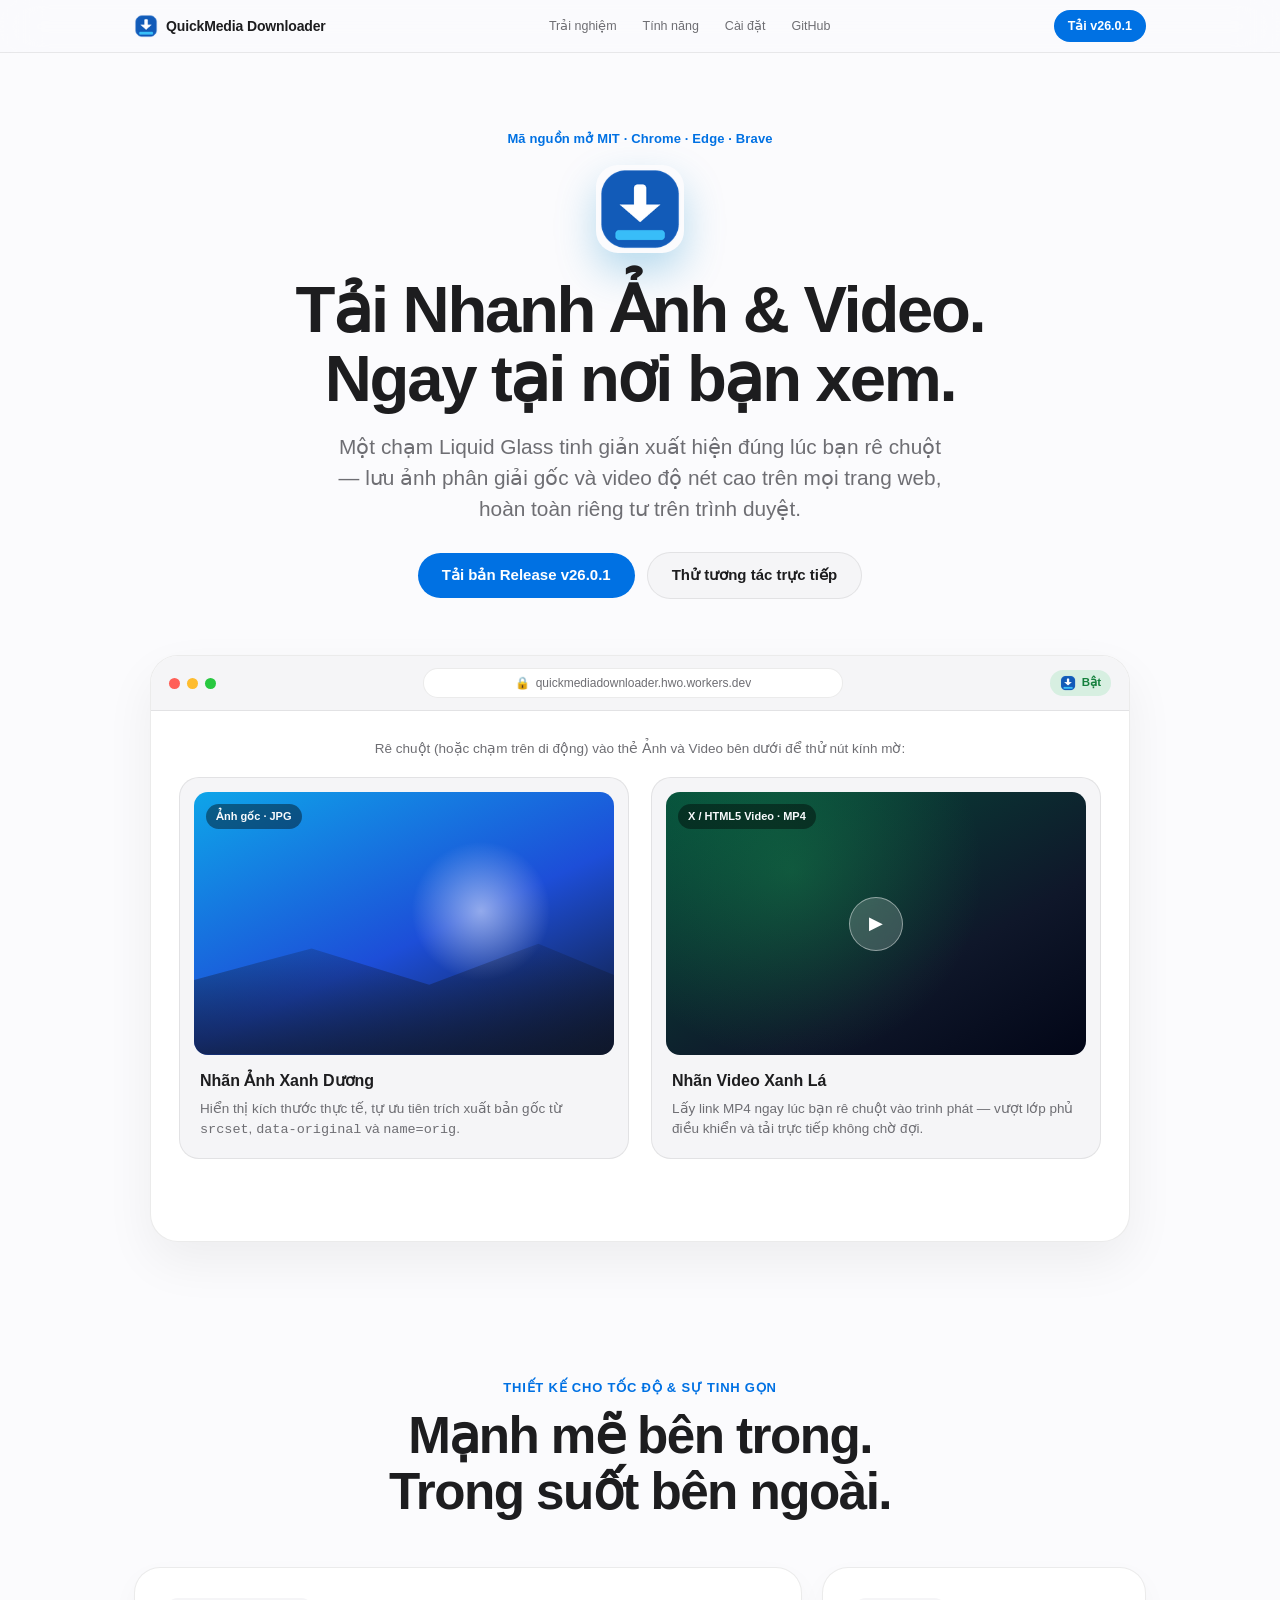
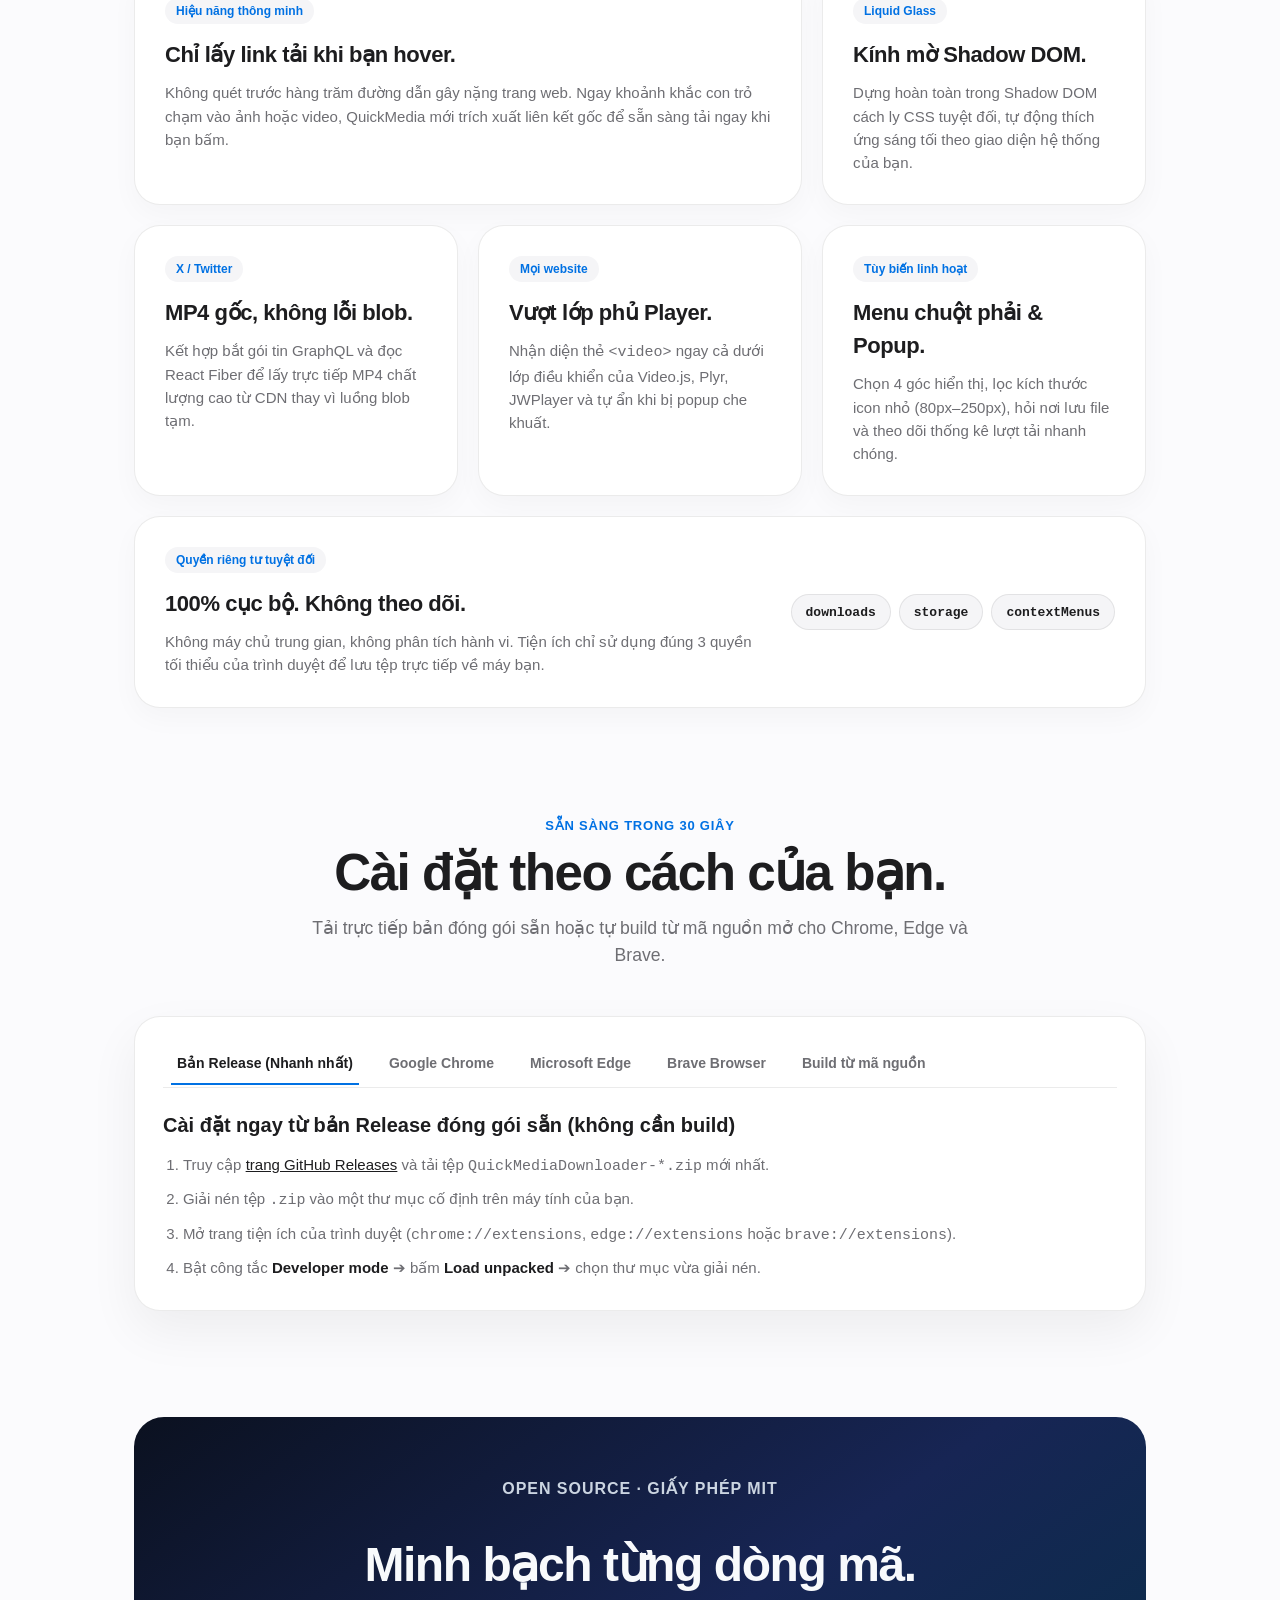
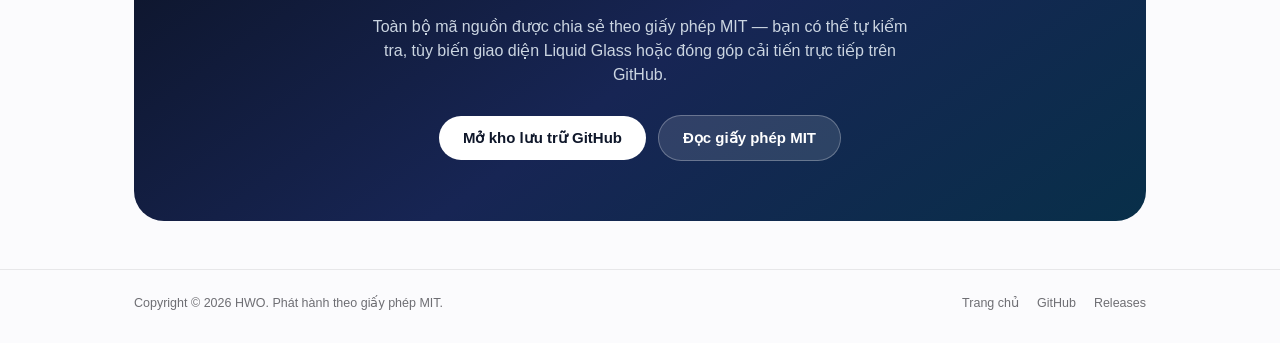
<file: website/index.html>
<!DOCTYPE html>
<html lang="vi">
<head>
  <meta charset="UTF-8">
  <meta name="viewport" content="width=device-width, initial-scale=1.0">
  <meta name="color-scheme" content="light dark">
  <title>QuickMedia Downloader — Tải Nhanh Ảnh &amp; Video trên mọi trang web</title>
  <meta name="description" content="Extension mã nguồn mở cho Chrome, Edge và Brave — tự động gắn nút kính mờ Liquid Glass khi rê chuột để tải ảnh gốc và video độ nét cao chỉ với 1 click.">
  <link rel="canonical" href="https://quickmediadownloader.hwo.workers.dev/">
  <meta property="og:type" content="website">
  <meta property="og:title" content="QuickMedia Downloader — Tải Nhanh Ảnh &amp; Video">
  <meta property="og:description" content="Một chạm Liquid Glass để lưu ảnh gốc và video độ nét cao ngay trên mọi trang web. Nhẹ, riêng tư, mã nguồn mở MIT.">
  <meta property="og:url" content="https://quickmediadownloader.hwo.workers.dev/">
  <meta property="og:image" content="https://quickmediadownloader.hwo.workers.dev/assets/icon-128.png">
  <link rel="icon" type="image/png" sizes="32x32" href="assets/icon-32.png">
  <link rel="icon" type="image/png" sizes="128x128" href="assets/icon-128.png">
  <link rel="apple-touch-icon" href="assets/icon-128.png">
  <link rel="stylesheet" href="styles.css">
</head>
<body>
  <a href="#main-content" class="skip-link visually-hidden">Bỏ qua điều hướng, đến nội dung chính</a>

  <header class="site-header" id="site-header">
    <div class="nav-shell" id="nav-shell">
      <a href="#top" class="brand-link">
        <img src="assets/icon-32.png" alt="" width="24" height="24" class="brand-icon">
        <span class="brand-name">QuickMedia Downloader</span>
      </a>

      <nav aria-label="Điều hướng chính" class="site-nav">
        <button
          class="menu-button"
          id="menu-button"
          type="button"
          popovertarget="site-menu"
          popovertargetaction="toggle"
          aria-controls="site-menu"
        >
          <svg aria-hidden="true" width="16" height="16" viewBox="0 0 16 16" fill="none">
            <path d="M2 4.25h12M2 8h12M2 11.75h12" stroke="currentColor" stroke-width="1.5" stroke-linecap="round" />
          </svg>
          <span>Menu</span>
        </button>

        <ul id="site-menu" class="site-menu" popover="auto">
          <li><a href="#experience">Trải nghiệm</a></li>
          <li><a href="#features">Tính năng</a></li>
          <li><a href="#install">Cài đặt</a></li>
          <li><a href="https://github.com/hwo63/quickmediadownloader" target="_blank" rel="noopener noreferrer">GitHub</a></li>
        </ul>
      </nav>

      <a href="https://github.com/hwo63/quickmediadownloader/releases/latest" target="_blank" rel="noopener noreferrer" class="nav-cta">
        Tải v26.0.1
      </a>
    </div>
  </header>

  <main id="main-content" tabindex="-1">
    <!-- Hero -->
    <section id="top" class="hero-section">
      <div class="hero-inner">
        <p class="hero-eyebrow">Mã nguồn mở MIT · Chrome · Edge · Brave</p>
        <img
          src="assets/icon-128.png"
          alt="Biểu tượng QuickMedia Downloader"
          width="88"
          height="88"
          fetchpriority="high"
          class="hero-app-icon"
        >
        <h1 class="hero-title">Tải Nhanh Ảnh &amp; Video.<br>Ngay tại nơi bạn xem.</h1>
        <p class="hero-subtitle">
          Một chạm Liquid Glass tinh giản xuất hiện đúng lúc bạn rê chuột — lưu ảnh phân giải gốc và video độ nét cao trên mọi trang web, hoàn toàn riêng tư trên trình duyệt.
        </p>
        <div class="hero-actions">
          <a href="https://github.com/hwo63/quickmediadownloader/releases/latest" target="_blank" rel="noopener noreferrer" class="btn-primary">
            Tải bản Release v26.0.1
          </a>
          <a href="#experience" class="btn-secondary">
            Thử tương tác trực tiếp
          </a>
        </div>
      </div>

      <!-- Apple-style Interactive Product Showcase -->
      <div id="experience" class="showcase-shell">
        <div class="browser-window" aria-label="Bản mô phỏng tương tác nút Liquid Glass">
          <div class="browser-chrome">
            <div class="traffic-lights" aria-hidden="true">
              <span class="dot dot-red"></span>
              <span class="dot dot-yellow"></span>
              <span class="dot dot-green"></span>
            </div>
            <div class="address-pill">
              <span aria-hidden="true">🔒</span>
              <span class="address-text">quickmediadownloader.hwo.workers.dev</span>
            </div>
            <div class="toolbar-badge">
              <img src="assets/icon-32.png" alt="" width="16" height="16">
              <span>Bật</span>
            </div>
          </div>

          <div class="showcase-stage">
            <p class="stage-hint">Rê chuột (hoặc chạm trên di động) vào thẻ Ảnh và Video bên dưới để thử nút kính mờ:</p>
            <div class="demo-grid">
              <!-- Image Demo Card -->
              <article class="demo-card demo-image-card" tabindex="0">
                <div class="media-surface media-photo-art" role="img" aria-label="Ảnh phong cảnh độ phân giải 1920 nhân 1080">
                  <div class="photo-glow" aria-hidden="true"></div>
                  <div class="photo-horizon" aria-hidden="true"></div>
                  <span class="media-kind-chip">Ảnh gốc · JPG</span>
                  <button
                    type="button"
                    class="qm-demo-pill qm-demo-blue"
                    data-demo-download="image"
                    aria-label="Mô phỏng tải ảnh 1920 nhân 1080"
                  >
                    1920×1080
                  </button>
                </div>
                <div class="demo-meta">
                  <h3>Nhãn Ảnh Xanh Dương</h3>
                  <p>Hiển thị kích thước thực tế, tự ưu tiên trích xuất bản gốc từ <code>srcset</code>, <code>data-original</code> và <code>name=orig</code>.</p>
                </div>
              </article>

              <!-- Video Demo Card -->
              <article class="demo-card demo-video-card" tabindex="0">
                <div class="media-surface media-video-art" role="img" aria-label="Trình phát video độ nét 1080p">
                  <div class="video-waves" aria-hidden="true"></div>
                  <div class="video-play-ring" aria-hidden="true">▶</div>
                  <span class="media-kind-chip">X / HTML5 Video · MP4</span>
                  <div class="qm-demo-video-group">
                    <button
                      type="button"
                      class="qm-demo-pill qm-demo-green"
                      data-demo-download="video"
                      aria-label="Mô phỏng tải video 1080p MP4"
                    >
                      <span>1080p</span>
                    </button>
                    <button
                      type="button"
                      class="qm-demo-chevron"
                      id="demo-quality-toggle"
                      aria-expanded="false"
                      aria-haspopup="true"
                      aria-label="Chọn chất lượng video mô phỏng"
                    >
                      ▾
                    </button>
                    <div class="qm-demo-menu" id="demo-quality-menu" hidden>
                      <button type="button" class="qm-menu-opt" data-quality="1080p">⚡ 1080p (MP4)</button>
                      <button type="button" class="qm-menu-opt" data-quality="720p">⚡ 720p (MP4)</button>
                      <button type="button" class="qm-menu-opt" data-quality="Poster">🖼️ Tải ảnh bìa (Poster)</button>
                    </div>
                  </div>
                </div>
                <div class="demo-meta">
                  <h3>Nhãn Video Xanh Lá</h3>
                  <p>Lấy link MP4 ngay lúc bạn rê chuột vào trình phát — vượt lớp phủ điều khiển và tải trực tiếp không chờ đợi.</p>
                </div>
              </article>
            </div>

            <div class="demo-toast-area" aria-live="polite" aria-atomic="true">
              <p id="demo-status-toast" class="demo-status-pill" hidden></p>
            </div>
          </div>
        </div>
      </div>
    </section>

    <!-- Bento Grid Features -->
    <section id="features" class="section-block">
      <div class="section-header reveal-item">
        <p class="section-eyebrow">Thiết kế cho tốc độ &amp; sự tinh gọn</p>
        <h2 class="section-title">Mạnh mẽ bên trong.<br>Trong suốt bên ngoài.</h2>
      </div>

      <div class="bento-grid">
        <article class="bento-card bento-span-2 reveal-item">
          <div class="bento-badge">Hiệu năng thông minh</div>
          <h3>Chỉ lấy link tải khi bạn hover.</h3>
          <p>Không quét trước hàng trăm đường dẫn gây nặng trang web. Ngay khoảnh khắc con trỏ chạm vào ảnh hoặc video, QuickMedia mới trích xuất liên kết gốc để sẵn sàng tải ngay khi bạn bấm.</p>
        </article>

        <article class="bento-card reveal-item">
          <div class="bento-badge">Liquid Glass</div>
          <h3>Kính mờ Shadow DOM.</h3>
          <p>Dựng hoàn toàn trong Shadow DOM cách ly CSS tuyệt đối, tự động thích ứng sáng tối theo giao diện hệ thống của bạn.</p>
        </article>

        <article class="bento-card reveal-item">
          <div class="bento-badge">X / Twitter</div>
          <h3>MP4 gốc, không lỗi blob.</h3>
          <p>Kết hợp bắt gói tin GraphQL và đọc React Fiber để lấy trực tiếp MP4 chất lượng cao từ CDN thay vì luồng blob tạm.</p>
        </article>

        <article class="bento-card reveal-item">
          <div class="bento-badge">Mọi website</div>
          <h3>Vượt lớp phủ Player.</h3>
          <p>Nhận diện thẻ <code>&lt;video&gt;</code> ngay cả dưới lớp điều khiển của Video.js, Plyr, JWPlayer và tự ẩn khi bị popup che khuất.</p>
        </article>

        <article class="bento-card reveal-item">
          <div class="bento-badge">Tùy biến linh hoạt</div>
          <h3>Menu chuột phải &amp; Popup.</h3>
          <p>Chọn 4 góc hiển thị, lọc kích thước icon nhỏ (80px–250px), hỏi nơi lưu file và theo dõi thống kê lượt tải nhanh chóng.</p>
        </article>

        <article class="bento-card bento-span-full reveal-item">
          <div class="bento-featured-layout">
            <div>
              <div class="bento-badge">Quyền riêng tư tuyệt đối</div>
              <h3>100% cục bộ. Không theo dõi.</h3>
              <p>Không máy chủ trung gian, không phân tích hành vi. Tiện ích chỉ sử dụng đúng 3 quyền tối thiểu của trình duyệt để lưu tệp trực tiếp về máy bạn.</p>
            </div>
            <ul class="permission-pills" aria-label="Các quyền trình duyệt tối thiểu">
              <li><code>downloads</code></li>
              <li><code>storage</code></li>
              <li><code>contextMenus</code></li>
            </ul>
          </div>
        </article>
      </div>
    </section>

    <!-- Install Tabs Section -->
    <section id="install" class="section-block install-section">
      <div class="section-header reveal-item">
        <p class="section-eyebrow">Sẵn sàng trong 30 giây</p>
        <h2 class="section-title">Cài đặt theo cách của bạn.</h2>
        <p class="section-lead">Tải trực tiếp bản đóng gói sẵn hoặc tự build từ mã nguồn mở cho Chrome, Edge và Brave.</p>
      </div>

      <div class="tabs-card reveal-item">
        <div class="tablist" role="tablist" aria-label="Phương thức cài đặt trình duyệt">
          <button type="button" role="tab" id="tab-release" aria-selected="true" class="tab-btn">Bản Release (Nhanh nhất)</button>
          <button type="button" role="tab" id="tab-chrome" aria-selected="false" tabindex="-1" class="tab-btn">Google Chrome</button>
          <button type="button" role="tab" id="tab-edge" aria-selected="false" tabindex="-1" class="tab-btn">Microsoft Edge</button>
          <button type="button" role="tab" id="tab-brave" aria-selected="false" tabindex="-1" class="tab-btn">Brave Browser</button>
          <button type="button" role="tab" id="tab-build" aria-selected="false" tabindex="-1" class="tab-btn">Build từ mã nguồn</button>
        </div>

        <div class="tab-panels">
          <div role="tabpanel" id="panel-release" aria-labelledby="tab-release" tabindex="0">
            <div class="tab-panel-inner">
              <h3>Cài đặt ngay từ bản Release đóng gói sẵn (không cần build)</h3>
              <ol class="step-list">
                <li>Truy cập <a href="https://github.com/hwo63/quickmediadownloader/releases/latest" target="_blank" rel="noopener noreferrer">trang GitHub Releases</a> và tải tệp <code>QuickMediaDownloader-*.zip</code> mới nhất.</li>
                <li>Giải nén tệp <code>.zip</code> vào một thư mục cố định trên máy tính của bạn.</li>
                <li>Mở trang tiện ích của trình duyệt (<code>chrome://extensions</code>, <code>edge://extensions</code> hoặc <code>brave://extensions</code>).</li>
                <li>Bật công tắc <strong>Developer mode</strong> ➔ bấm <strong>Load unpacked</strong> ➔ chọn thư mục vừa giải nén.</li>
              </ol>
            </div>
          </div>

          <div role="tabpanel" id="panel-chrome" aria-labelledby="tab-chrome" hidden="until-found">
            <div class="tab-panel-inner">
              <h3>Nạp vào Google Chrome</h3>
              <ol class="step-list">
                <li>Mở thanh địa chỉ Chrome và nhập <code>chrome://extensions</code> rồi nhấn Enter.</li>
                <li>Bật <strong>Developer mode</strong> (Chế độ dành cho nhà phát triển) ở góc trên bên phải.</li>
                <li>Bấm <strong>Load unpacked</strong> (Tải tiện ích đã giải nén) và chọn thư mục <code>dist/QuickMediaDownloader</code> (hoặc thư mục giải nén từ bản Release).</li>
                <li>Ghim biểu tượng <strong>QuickMedia Downloader</strong> lên thanh công cụ để bật/tắt nhanh và xem thống kê.</li>
              </ol>
            </div>
          </div>

          <div role="tabpanel" id="panel-edge" aria-labelledby="tab-edge" hidden="until-found">
            <div class="tab-panel-inner">
              <h3>Nạp vào Microsoft Edge</h3>
              <ol class="step-list">
                <li>Mở thanh địa chỉ Edge và nhập <code>edge://extensions</code> rồi nhấn Enter.</li>
                <li>Bật công tắc <strong>Developer mode</strong> ở cột bên trái màn hình.</li>
                <li>Bấm <strong>Load unpacked</strong> và chọn thư mục <code>dist/QuickMediaDownloader</code> (hoặc thư mục giải nén từ bản Release).</li>
              </ol>
            </div>
          </div>

          <div role="tabpanel" id="panel-brave" aria-labelledby="tab-brave" hidden="until-found">
            <div class="tab-panel-inner">
              <h3>Nạp vào Brave Browser</h3>
              <ol class="step-list">
                <li>Mở thanh địa chỉ Brave và nhập <code>brave://extensions</code> rồi nhấn Enter.</li>
                <li>Bật công tắc <strong>Developer mode</strong> ở góc trên bên phải.</li>
                <li>Bấm <strong>Load unpacked</strong> và trỏ vào thư mục <code>dist/QuickMediaDownloader</code> (hoặc thư mục giải nén từ bản Release).</li>
              </ol>
            </div>
          </div>

          <div role="tabpanel" id="panel-build" aria-labelledby="tab-build" hidden="until-found">
            <div class="tab-panel-inner">
              <h3>Build và đóng gói từ mã nguồn mở</h3>
              <p class="panel-desc">Yêu cầu <code>zsh</code>, <code>python3</code> và <code>zip</code> trên macOS hoặc Linux:</p>
              <div class="code-box">
                <div class="code-box-header">
                  <span class="code-lang">zsh</span>
                  <button type="button" id="copy-build-btn" class="copy-btn">Sao chép lệnh</button>
                </div>
                <pre role="region" aria-label="Lệnh clone và build extension" tabindex="0"><code id="build-commands">git clone https://github.com/hwo63/quickmediadownloader.git
cd quickmediadownloader
chmod +x scripts/build-release.sh
./scripts/build-release.sh</code></pre>
              </div>
              <p class="panel-note">Sau khi chạy xong, thư mục nạp trực tiếp nằm tại <code>dist/QuickMediaDownloader/</code> và gói nén sẵn sàng chia sẻ nằm trong <code>releases/</code>.</p>
            </div>
          </div>
        </div>
      </div>
    </section>

    <!-- Open Source Banner -->
    <section class="oss-banner reveal-item">
      <div class="oss-inner">
        <p class="oss-kicker">Open Source · Giấy phép MIT</p>
        <h2>Minh bạch từng dòng mã.</h2>
        <p>
          Toàn bộ mã nguồn được chia sẻ theo giấy phép MIT — bạn có thể tự kiểm tra, tùy biến giao diện Liquid Glass hoặc đóng góp cải tiến trực tiếp trên GitHub.
        </p>
        <div class="hero-actions">
          <a href="https://github.com/hwo63/quickmediadownloader" target="_blank" rel="noopener noreferrer" class="btn-light">
            Mở kho lưu trữ GitHub
          </a>
          <a href="https://github.com/hwo63/quickmediadownloader/blob/main/LICENSE" target="_blank" rel="noopener noreferrer" class="btn-ghost-light">
            Đọc giấy phép MIT
          </a>
        </div>
      </div>
    </section>
  </main>

  <footer class="site-footer">
    <div class="footer-shell">
      <p>Copyright © 2026 HWO. Phát hành theo giấy phép MIT.</p>
      <ul class="footer-links">
        <li><a href="https://quickmediadownloader.hwo.workers.dev/">Trang chủ</a></li>
        <li><a href="https://github.com/hwo63/quickmediadownloader">GitHub</a></li>
        <li><a href="https://github.com/hwo63/quickmediadownloader/releases/latest">Releases</a></li>
      </ul>
    </div>
  </footer>

  <script src="app.js"></script>
</body>
</html>
</file>
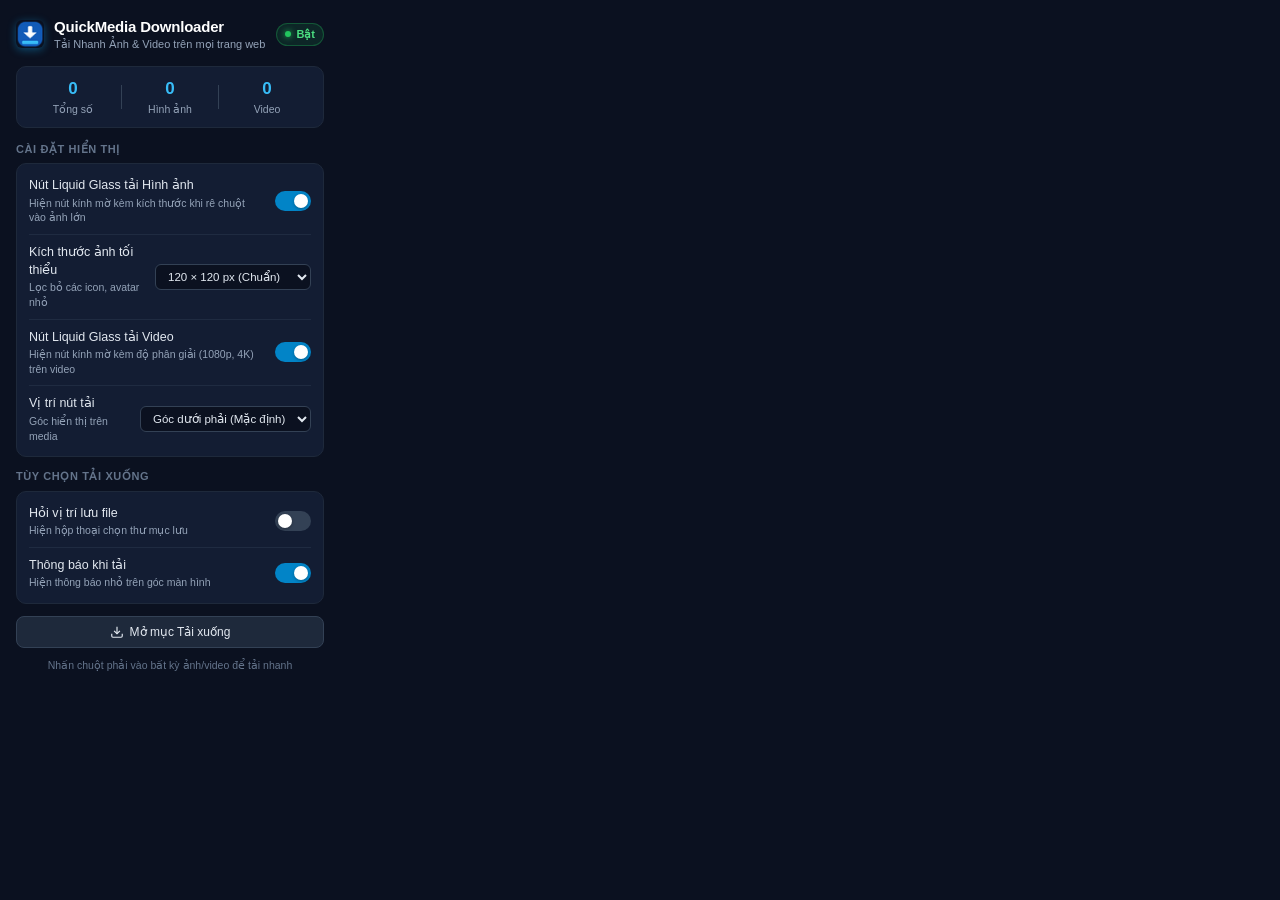
<file: popup/popup.html>
<!DOCTYPE html>
<html lang="vi">
<head>
  <meta charset="UTF-8">
  <meta name="viewport" content="width=device-width, initial-scale=1.0">
  <title>QuickMedia Downloader - Tải Nhanh Ảnh & Video trên mọi hình ảnh/video của trang web</title>
  <link rel="stylesheet" href="popup.css">
</head>
<body>
  <div class="container">
    <!-- Header -->
    <header class="header">
      <div class="logo-group">
        <img src="../icons/icon-32.png" alt="Logo" class="logo-img">
        <div>
          <h1 class="title">QuickMedia Downloader</h1>
          <p class="subtitle">Tải Nhanh Ảnh & Video trên mọi trang web</p>
        </div>
      </div>
      <div class="status-pill">
        <span class="status-dot"></span>
        <span>Bật</span>
      </div>
    </header>

    <!-- Stats summary -->
    <div class="stats-card">
      <div class="stat-item">
        <span class="stat-value" id="stat-total">0</span>
        <span class="stat-label">Tổng số</span>
      </div>
      <div class="stat-divider"></div>
      <div class="stat-item">
        <span class="stat-value" id="stat-images">0</span>
        <span class="stat-label">Hình ảnh</span>
      </div>
      <div class="stat-divider"></div>
      <div class="stat-item">
        <span class="stat-value" id="stat-videos">0</span>
        <span class="stat-label">Video</span>
      </div>
    </div>

    <!-- Settings Controls -->
    <div class="section-title">Cài đặt hiển thị</div>

    <div class="settings-group">
      <!-- Enable Images -->
      <label class="control-row">
        <div class="control-text">
          <span class="label-name">Nút Liquid Glass tải Hình ảnh</span>
          <span class="label-desc">Hiện nút kính mờ kèm kích thước khi rê chuột vào ảnh lớn</span>
        </div>
        <div class="toggle-switch">
          <input type="checkbox" id="enableImages" checked>
          <span class="slider"></span>
        </div>
      </label>

      <!-- Min Image Size -->
      <div class="control-row sub-row" id="min-size-wrapper">
        <div class="control-text">
          <span class="label-name">Kích thước ảnh tối thiểu</span>
          <span class="label-desc">Lọc bỏ các icon, avatar nhỏ</span>
        </div>
        <select id="minImageSize" class="select-box">
          <option value="80">80 × 80 px</option>
          <option value="120" selected>120 × 120 px (Chuẩn)</option>
          <option value="180">180 × 180 px</option>
          <option value="250">250 × 250 px (Ảnh lớn)</option>
        </select>
      </div>

      <!-- Enable Videos -->
      <label class="control-row">
        <div class="control-text">
          <span class="label-name">Nút Liquid Glass tải Video</span>
          <span class="label-desc">Hiện nút kính mờ kèm độ phân giải (1080p, 4K) trên video</span>
        </div>
        <div class="toggle-switch">
          <input type="checkbox" id="enableVideos" checked>
          <span class="slider"></span>
        </div>
      </label>

      <!-- Position -->
      <div class="control-row">
        <div class="control-text">
          <span class="label-name">Vị trí nút tải</span>
          <span class="label-desc">Góc hiển thị trên media</span>
        </div>
        <select id="buttonPosition" class="select-box">
          <option value="bottom-right" selected>Góc dưới phải (Mặc định)</option>
          <option value="top-right">Góc trên phải</option>
          <option value="bottom-left">Góc dưới trái</option>
          <option value="top-left">Góc trên trái</option>
        </select>
      </div>
    </div>

    <div class="section-title">Tùy chọn tải xuống</div>

    <div class="settings-group">
      <!-- Save As -->
      <label class="control-row">
        <div class="control-text">
          <span class="label-name">Hỏi vị trí lưu file</span>
          <span class="label-desc">Hiện hộp thoại chọn thư mục lưu</span>
        </div>
        <div class="toggle-switch">
          <input type="checkbox" id="saveAs">
          <span class="slider"></span>
        </div>
      </label>

      <!-- Show Toast -->
      <label class="control-row">
        <div class="control-text">
          <span class="label-name">Thông báo khi tải</span>
          <span class="label-desc">Hiện thông báo nhỏ trên góc màn hình</span>
        </div>
        <div class="toggle-switch">
          <input type="checkbox" id="showNotification" checked>
          <span class="slider"></span>
        </div>
      </label>
    </div>

    <!-- Footer actions -->
    <div class="footer-actions">
      <button type="button" class="action-btn" id="open-downloads">
        <svg class="btn-svg" viewBox="0 0 24 24" fill="none" stroke="currentColor" stroke-width="2">
          <path d="M21 15v4a2 2 0 0 1-2 2H5a2 2 0 0 1-2-2v-4"></path>
          <polyline points="7 10 12 15 17 10"></polyline>
          <line x1="12" y1="15" x2="12" y2="3"></line>
        </svg>
        Mở mục Tải xuống
      </button>
    </div>

    <div class="footer-note">
      Nhấn chuột phải vào bất kỳ ảnh/video để tải nhanh
    </div>
    <div class="footer-version" id="ext-version"></div>
  </div>

  <script src="popup.js"></script>
</body>
</html>
</file>
<file: website/styles.css>
:root {
  color-scheme: light dark;

  --bg-page-light: #fbfbfd;
  --bg-page-dark: #000000;
  --bg-surface-light: #ffffff;
  --bg-surface-dark: #111216;
  --bg-subtle-light: #f5f5f7;
  --bg-subtle-dark: #1c1d22;

  --text-primary-light: #1d1d1f;
  --text-primary-dark: #f5f5f7;
  --text-secondary-light: #6e6e73;
  --text-secondary-dark: #a1a1a6;

  --border-light: rgba(0, 0, 0, 0.08);
  --border-dark: rgba(255, 255, 255, 0.14);

  --accent-blue-light: #0071e3;
  --accent-blue-dark: #2997ff;
  --accent-green-light: #15803d;
  --accent-green-dark: #22c55e;

  --bg-page: var(--bg-page-light);
  --bg-surface: var(--bg-surface-light);
  --bg-subtle: var(--bg-subtle-light);
  --text-primary: var(--text-primary-light);
  --text-secondary: var(--text-secondary-light);
  --border-hairline: var(--border-light);
  --accent-blue: var(--accent-blue-light);
  --accent-green: var(--accent-green-light);
  --nav-bg: rgba(251, 251, 253, 0.8);
  --menu-surface: rgba(255, 255, 255, 0.94);
  --card-shadow: 0 20px 50px rgba(0, 0, 0, 0.06);

  @media (prefers-color-scheme: dark) {
    --bg-page: var(--bg-page-dark);
    --bg-surface: var(--bg-surface-dark);
    --bg-subtle: var(--bg-subtle-dark);
    --text-primary: var(--text-primary-dark);
    --text-secondary: var(--text-secondary-dark);
    --border-hairline: var(--border-dark);
    --accent-blue: var(--accent-blue-dark);
    --accent-green: var(--accent-green-dark);
    --nav-bg: rgba(16, 17, 20, 0.82);
    --menu-surface: rgba(24, 26, 32, 0.96);
    --card-shadow: 0 24px 60px rgba(0, 0, 0, 0.55);
  }

  @supports (color: light-dark(white, black)) {
    --bg-page: light-dark(var(--bg-page-light), var(--bg-page-dark));
    --bg-surface: light-dark(var(--bg-surface-light), var(--bg-surface-dark));
    --bg-subtle: light-dark(var(--bg-subtle-light), var(--bg-subtle-dark));
    --text-primary: light-dark(var(--text-primary-light), var(--text-primary-dark));
    --text-secondary: light-dark(var(--text-secondary-light), var(--text-secondary-dark));
    --border-hairline: light-dark(var(--border-light), var(--border-dark));
    --accent-blue: light-dark(var(--accent-blue-light), var(--accent-blue-dark));
    --accent-green: light-dark(var(--accent-green-light), var(--accent-green-dark));
    --nav-bg: light-dark(rgba(251, 251, 253, 0.8), rgba(16, 17, 20, 0.82));
    --menu-surface: light-dark(rgba(255, 255, 255, 0.94), rgba(24, 26, 32, 0.96));
  }

  accent-color: var(--accent-blue);
}

*,
*::before,
*::after {
  box-sizing: border-box;
}

html {
  scroll-behavior: smooth;
  scroll-padding-top: 72px;
}

body {
  margin: 0;
  background-color: var(--bg-page);
  color: var(--text-primary);
  font-family: -apple-system, BlinkMacSystemFont, "SF Pro Display", "SF Pro Text", "Helvetica Neue", Arial, sans-serif;
  line-height: 1.5;
  -webkit-font-smoothing: antialiased;
}

.visually-hidden:where(:not(:focus-within, :active)) {
  position: absolute !important;
  clip-path: inset(50%) !important;
  overflow: hidden !important;
  inline-size: 1px !important;
  block-size: 1px !important;
  margin: -1px !important;
  padding: 0 !important;
  border: 0 !important;
  white-space: nowrap !important;
}

.skip-link:focus {
  position: fixed;
  inset-block-start: 12px;
  inset-inline-start: 12px;
  z-index: 2000;
  padding: 10px 16px;
  border-radius: 9999px;
  background: var(--accent-blue);
  color: #ffffff;
  font-weight: 600;
  text-decoration: none;
}

:where(a:any-link, button, [tabindex="0"]):focus-visible {
  outline: 2.5px solid var(--accent-blue);
  outline-offset: 3px;
}

/* Sticky Apple-style Frosted Header + Intrinsic Adaptive Nav */
.site-header {
  position: sticky;
  inset-block-start: 0;
  z-index: 1000;
  background: var(--nav-bg);
  backdrop-filter: saturate(180%) blur(20px);
  -webkit-backdrop-filter: saturate(180%) blur(20px);
  border-block-end: 1px solid var(--border-hairline);
}

.site-header.is-measuring * {
  transition: none !important;
}

.nav-shell {
  max-inline-size: 1060px;
  margin-inline: auto;
  padding-inline: clamp(14px, 3vw, 24px);
  block-size: 52px;
  display: flex;
  align-items: center;
  justify-content: space-between;
  gap: 12px;
}

.nav-shell > * {
  flex-shrink: 0;
  white-space: nowrap;
}

.brand-link {
  display: inline-flex;
  align-items: center;
  gap: 8px;
  min-inline-size: 0;
  flex-shrink: 1;
  text-decoration: none;
  color: var(--text-primary);
  font-size: 14px;
  font-weight: 600;
  letter-spacing: -0.01em;
}

.brand-name {
  overflow: hidden;
  text-overflow: ellipsis;
}

.brand-icon {
  display: block;
  border-radius: 6px;
  flex-shrink: 0;
}

.site-nav {
  display: flex;
  align-items: center;
  margin-inline-start: auto;
}

.menu-button {
  anchor-name: --menu-button;
  appearance: none;
  display: inline-flex;
  align-items: center;
  gap: 6px;
  min-block-size: 36px;
  padding-inline: 12px;
  padding-block: 6px;
  border-radius: 9999px;
  border: 1px solid var(--border-hairline);
  background: var(--bg-subtle);
  color: var(--text-primary);
  font-family: inherit;
  font-size: 13px;
  font-weight: 600;
  cursor: pointer;
}

/* Collapsed popover navigation (default when narrow or without JS) */
.site-menu {
  position: fixed;
  inset: auto;
  inset-block-start: 3.75rem;
  inset-block-start: anchor(--menu-button bottom);
  inset-inline-end: 1rem;
  inline-size: min(82dvw, 18rem);
  max-inline-size: calc(100dvw - 2rem);
  block-size: fit-content;
  max-block-size: calc(100dvh - 5rem);
  margin: 0;
  margin-block-start: 0.5rem;
  padding: 8px;
  list-style: none;
  overflow: auto;
  border-radius: 18px;
  background: var(--menu-surface);
  backdrop-filter: saturate(180%) blur(24px);
  -webkit-backdrop-filter: saturate(180%) blur(24px);
  border: 1px solid var(--border-hairline);
  box-shadow: 0 18px 42px rgba(0, 0, 0, 0.24);
}

@supports not selector(:popover-open) {
  [popover]:not(.\:popover-open) {
    display: none;
  }
}

.site-menu:is(:popover-open, .\:popover-open) {
  display: grid;
  gap: 2px;
}

@media (prefers-reduced-motion: no-preference) {
  .site-menu[popover] {
    transition: opacity 0.18s ease, transform 0.18s ease, display, overlay;
    transition-behavior: allow-discrete;
    opacity: 0;
    transform: translateY(-6px) scale(0.97);
  }

  .site-menu:is(:popover-open, .\:popover-open) {
    opacity: 1;
    transform: translateY(0) scale(1);
  }

  @starting-style {
    .site-menu:is(:popover-open, .\:popover-open) {
      opacity: 0;
      transform: translateY(-6px) scale(0.97);
    }
  }
}

.site-menu a {
  display: flex;
  align-items: center;
  min-block-size: 40px;
  padding-inline: 12px;
  padding-block: 8px;
  border-radius: 10px;
  color: var(--text-primary);
  text-decoration: none;
  font-size: 14px;
  font-weight: 500;
}

.site-menu a:hover {
  background: var(--bg-subtle);
}

/* Wide inline layout toggled by ResizeObserver */
.site-header.is-wide .site-nav {
  margin-inline-start: 0;
}

.site-header.is-wide .menu-button {
  display: none;
}

.site-header.is-wide .site-menu {
  position: static;
  display: flex;
  align-items: center;
  gap: 18px;
  inline-size: auto;
  max-inline-size: none;
  block-size: auto;
  max-block-size: none;
  overflow: visible;
  margin: 0;
  padding: 0;
  border: 0;
  border-radius: 0;
  background: transparent;
  backdrop-filter: none;
  -webkit-backdrop-filter: none;
  box-shadow: none;
  opacity: 1;
  transform: none;
}

.site-header.is-wide .site-menu a {
  min-block-size: 32px;
  padding-inline: 4px;
  padding-block: 6px;
  font-size: 12.5px;
  color: var(--text-secondary);
  background: transparent;
}

.site-header.is-wide .site-menu a:hover {
  color: var(--text-primary);
}

.nav-cta {
  display: inline-flex;
  align-items: center;
  justify-content: center;
  min-block-size: 32px;
  padding-inline: 14px;
  padding-block: 5px;
  border-radius: 9999px;
  background: var(--accent-blue);
  color: #ffffff;
  text-decoration: none;
  font-size: 12.5px;
  font-weight: 600;
  transition: opacity 0.16s ease, transform 0.16s ease;
}

.nav-cta:hover {
  opacity: 0.9;
}

/* Hero Section */
.hero-section {
  max-inline-size: 1120px;
  margin-inline: auto;
  padding-block: clamp(44px, 7vw, 76px) clamp(28px, 4vw, 44px);
  padding-inline: clamp(16px, 4vw, 24px);
  text-align: center;
}

.hero-inner {
  max-inline-size: 780px;
  margin-inline: auto;
  margin-block-end: clamp(36px, 6vw, 56px);
}

.hero-eyebrow {
  margin: 0 0 16px;
  font-size: 13px;
  font-weight: 600;
  color: var(--accent-blue);
  letter-spacing: 0.01em;
}

.hero-app-icon {
  display: block;
  margin-inline: auto;
  margin-block-end: 22px;
  border-radius: 22px;
  box-shadow: 0 18px 40px rgba(2, 132, 199, 0.28);
}

.hero-title {
  margin: 0 0 18px;
  font-size: clamp(2rem, 1.2rem + 3.6vw, 4.25rem);
  font-weight: 700;
  line-height: 1.07;
  letter-spacing: -0.035em;
}

.hero-subtitle {
  margin-inline: auto;
  margin-block: 0 28px;
  max-inline-size: 620px;
  font-size: clamp(1rem, 0.9rem + 0.65vw, 1.3rem);
  font-weight: 400;
  line-height: 1.48;
  color: var(--text-secondary);
}

.hero-actions {
  display: flex;
  align-items: center;
  justify-content: center;
  flex-wrap: wrap;
  gap: 12px;
}

.btn-primary,
.btn-secondary,
.btn-light,
.btn-ghost-light {
  display: inline-flex;
  align-items: center;
  justify-content: center;
  min-block-size: 44px;
  padding-inline: 24px;
  padding-block: 11px;
  border-radius: 9999px;
  font-size: 15px;
  font-weight: 600;
  text-decoration: none;
  transition: transform 0.16s ease, opacity 0.16s ease, background-color 0.16s ease;
}

.btn-primary {
  background: var(--accent-blue);
  color: #ffffff;
}

.btn-secondary {
  background: var(--bg-subtle);
  color: var(--text-primary);
  border: 1px solid var(--border-hairline);
}

.btn-primary:hover,
.btn-secondary:hover,
.btn-light:hover,
.btn-ghost-light:hover {
  transform: translateY(-1px);
}

/* Interactive Browser Showcase (with Container Query) */
.showcase-shell {
  max-inline-size: 980px;
  margin-inline: auto;
}

.browser-window {
  container: browser / inline-size;
  border-radius: clamp(20px, 3vw, 28px);
  background: var(--bg-surface);
  border: 1px solid var(--border-hairline);
  box-shadow: var(--card-shadow);
  overflow: hidden;
  text-align: left;
}

.browser-chrome {
  display: flex;
  align-items: center;
  justify-content: space-between;
  gap: 12px;
  padding: 12px 18px;
  background: var(--bg-subtle);
  border-block-end: 1px solid var(--border-hairline);
}

.traffic-lights {
  display: flex;
  gap: 7px;
  flex-shrink: 0;
}

.dot {
  inline-size: 11px;
  block-size: 11px;
  border-radius: 50%;
}

.dot-red { background: #ff5f57; }
.dot-yellow { background: #febc2e; }
.dot-green { background: #28c840; }

.address-pill {
  flex: 1 1 auto;
  min-inline-size: 0;
  max-inline-size: 420px;
  display: flex;
  align-items: center;
  justify-content: center;
  gap: 6px;
  padding: 5px 12px;
  border-radius: 9999px;
  background: var(--bg-surface);
  border: 1px solid var(--border-hairline);
  color: var(--text-secondary);
  font-size: 12px;
}

.address-text {
  overflow: hidden;
  text-overflow: ellipsis;
  white-space: nowrap;
}

.toolbar-badge {
  display: inline-flex;
  align-items: center;
  gap: 6px;
  flex-shrink: 0;
  padding: 4px 10px;
  border-radius: 9999px;
  background: rgba(34, 197, 94, 0.14);
  color: var(--accent-green);
  font-size: 11.5px;
  font-weight: 600;
}

.toolbar-badge img {
  display: block;
}

@container browser (inline-size < 540px) {
  .traffic-lights {
    display: none;
  }
}

.showcase-stage {
  padding: clamp(16px, 3vw, 28px);
}

.stage-hint {
  margin: 0 0 18px;
  text-align: center;
  font-size: 13.5px;
  color: var(--text-secondary);
}

.demo-grid {
  display: grid;
  grid-template-columns: repeat(2, minmax(0, 1fr));
  gap: clamp(14px, 2.5vw, 22px);
}

.demo-card {
  background: var(--bg-subtle);
  border: 1px solid var(--border-hairline);
  border-radius: 20px;
  padding: 14px;
}

.media-surface {
  position: relative;
  aspect-ratio: 16 / 10;
  min-block-size: 185px;
  inline-size: 100%;
  border-radius: 14px;
  overflow: hidden;
  display: flex;
  align-items: flex-start;
  justify-content: flex-start;
  padding: 12px;
}

.media-photo-art {
  background: linear-gradient(155deg, #0ea5e9 0%, #1d4ed8 55%, #0f172a 100%);
}

.photo-glow {
  position: absolute;
  inset: auto 15% 28% auto;
  inline-size: 140px;
  block-size: 140px;
  border-radius: 50%;
  background: radial-gradient(circle, rgba(255, 255, 255, 0.52) 0%, transparent 70%);
}

.photo-horizon {
  position: absolute;
  inset: auto 0 0 0;
  block-size: 46%;
  background: linear-gradient(180deg, rgba(15, 23, 42, 0.15) 0%, rgba(15, 23, 42, 0.72) 100%);
  clip-path: polygon(0 38%, 28% 12%, 56% 42%, 82% 8%, 100% 34%, 100% 100%, 0 100%);
}

.media-video-art {
  background: linear-gradient(150deg, #064e3b 0%, #0f172a 65%, #020617 100%);
}

.video-waves {
  position: absolute;
  inset: 0;
  background: radial-gradient(circle at 30% 30%, rgba(34, 197, 94, 0.25), transparent 55%);
}

.video-play-ring {
  position: absolute;
  inset-block-start: 50%;
  inset-inline-start: 50%;
  transform: translate(-50%, -50%);
  inline-size: 54px;
  block-size: 54px;
  border-radius: 50%;
  background: rgba(255, 255, 255, 0.18);
  backdrop-filter: blur(12px);
  -webkit-backdrop-filter: blur(12px);
  border: 1px solid rgba(255, 255, 255, 0.45);
  color: #ffffff;
  display: grid;
  place-items: center;
  font-size: 18px;
}

.media-kind-chip {
  position: relative;
  z-index: 1;
  padding: 4px 10px;
  border-radius: 9999px;
  background: rgba(0, 0, 0, 0.42);
  color: #f8fafc;
  font-size: 11px;
  font-weight: 600;
}

/* Signature Liquid Glass Pills inside the Interactive Demo */
.qm-demo-pill,
.qm-demo-chevron {
  border: 1px solid rgba(255, 255, 255, 0.45);
  border-block-start-color: rgba(255, 255, 255, 0.8);
  background: linear-gradient(135deg, rgba(255, 255, 255, 0.28) 0%, rgba(255, 255, 255, 0.08) 50%, rgba(0, 0, 0, 0.22) 100%), rgba(15, 23, 42, 0.45);
  backdrop-filter: blur(24px) saturate(190%);
  -webkit-backdrop-filter: blur(24px) saturate(190%);
  box-shadow: inset 0 1px 1px rgba(255, 255, 255, 0.65), 0 8px 20px rgba(0, 0, 0, 0.35);
  font-family: inherit;
  font-size: 12px;
  font-weight: 700;
  cursor: pointer;
  transition: opacity 0.2s ease, transform 0.2s ease;
}

.qm-demo-blue {
  position: absolute;
  inset-inline-end: 12px;
  inset-block-end: 12px;
  min-block-size: 30px;
  padding: 5px 12px;
  border-radius: 9999px;
  color: #38bdf8;
  opacity: 0;
  transform: translateY(4px) scale(0.95);
}

.qm-demo-video-group {
  position: absolute;
  inset-inline-end: 12px;
  inset-block-end: 12px;
  display: inline-flex;
  align-items: center;
  gap: 2px;
  opacity: 0;
  transform: translateY(4px) scale(0.95);
  transition: opacity 0.2s ease, transform 0.2s ease;
}

.qm-demo-green {
  min-block-size: 30px;
  padding: 5px 10px 5px 12px;
  border-radius: 9999px 0 0 9999px;
  color: #4ade80;
}

.qm-demo-chevron {
  min-block-size: 30px;
  min-inline-size: 28px;
  padding: 5px 8px;
  border-radius: 0 9999px 9999px 0;
  color: #4ade80;
}

.demo-image-card:hover .qm-demo-blue,
.demo-image-card:focus-within .qm-demo-blue,
.demo-video-card:hover .qm-demo-video-group,
.demo-video-card:focus-within .qm-demo-video-group,
.demo-video-card.is-menu-open .qm-demo-video-group {
  opacity: 1;
  transform: translateY(0) scale(1);
}

@media (hover: none), (pointer: coarse) {
  .qm-demo-blue,
  .qm-demo-video-group {
    opacity: 1;
    transform: none;
  }

  .qm-demo-blue,
  .qm-demo-green,
  .qm-demo-chevron {
    min-block-size: 36px;
  }
}

.qm-demo-menu {
  position: absolute;
  inset-inline-end: 0;
  inset-block-end: calc(100% + 8px);
  min-inline-size: 168px;
  max-inline-size: calc(100dvw - 56px);
  padding: 6px;
  border-radius: 12px;
  background: rgba(15, 23, 42, 0.94);
  backdrop-filter: blur(24px);
  -webkit-backdrop-filter: blur(24px);
  border: 1px solid rgba(255, 255, 255, 0.2);
  box-shadow: 0 14px 30px rgba(0, 0, 0, 0.45);
  display: grid;
  gap: 2px;
  z-index: 5;
}

.qm-demo-menu[hidden] {
  display: none;
}

.qm-menu-opt {
  appearance: none;
  border: 0;
  background: transparent;
  color: #f8fafc;
  text-align: left;
  min-block-size: 36px;
  padding: 8px 10px;
  border-radius: 8px;
  font-family: inherit;
  font-size: 12.5px;
  font-weight: 600;
  cursor: pointer;
}

.qm-menu-opt:hover {
  background: rgba(255, 255, 255, 0.14);
}

.demo-meta {
  padding: 14px 6px 4px;
}

.demo-meta h3 {
  margin: 0 0 6px;
  font-size: 16px;
  font-weight: 600;
}

.demo-meta p {
  margin: 0;
  font-size: 13.5px;
  color: var(--text-secondary);
}

.demo-toast-area {
  min-block-size: 38px;
  margin-block-start: 16px;
  display: flex;
  justify-content: center;
  align-items: center;
}

.demo-status-pill {
  margin: 0;
  padding: 7px 16px;
  border-radius: 9999px;
  background: rgba(34, 197, 94, 0.14);
  border: 1px solid rgba(34, 197, 94, 0.35);
  color: var(--accent-green);
  font-size: 13px;
  font-weight: 600;
  text-align: center;
}

/* Bento Grid & Sections */
.section-block {
  max-inline-size: 1060px;
  margin-inline: auto;
  padding-block: clamp(56px, 8vw, 92px) 16px;
  padding-inline: clamp(16px, 4vw, 24px);
}

.section-header {
  text-align: center;
  max-inline-size: 680px;
  margin-inline: auto;
  margin-block-end: clamp(32px, 5vw, 48px);
}

.section-eyebrow {
  margin: 0 0 10px;
  font-size: 13px;
  font-weight: 600;
  color: var(--accent-blue);
  text-transform: uppercase;
  letter-spacing: 0.06em;
}

.section-title {
  margin: 0 0 14px;
  font-size: clamp(1.85rem, 1.15rem + 2.8vw, 3.2rem);
  font-weight: 700;
  line-height: 1.09;
  letter-spacing: -0.03em;
}

.section-lead {
  margin: 0;
  font-size: clamp(1rem, 0.95rem + 0.3vw, 1.1rem);
  color: var(--text-secondary);
}

/* Balanced 3-col desktop / 2-col tablet / 1-col mobile Bento Grid (ZERO empty holes) */
.bento-grid {
  display: grid;
  grid-template-columns: repeat(3, minmax(0, 1fr));
  gap: 20px;
}

.bento-card {
  background: var(--bg-surface);
  border: 1px solid var(--border-hairline);
  border-radius: 26px;
  padding: clamp(22px, 3vw, 30px);
  box-shadow: 0 10px 28px rgba(0, 0, 0, 0.03);
}

.bento-span-2 {
  grid-column: span 2;
}

.bento-span-full {
  grid-column: 1 / -1;
  container: privacy / inline-size;
}

.bento-featured-layout {
  display: grid;
  gap: 20px;
  align-items: center;
}

@container privacy (inline-size > 560px) {
  .bento-featured-layout {
    grid-template-columns: 1.4fr auto;
    gap: 32px;
  }
}

.permission-pills {
  display: flex;
  flex-wrap: wrap;
  gap: 8px;
  list-style: none;
  margin: 0;
  padding: 0;
}

.permission-pills li {
  padding: 7px 14px;
  border-radius: 9999px;
  background: var(--bg-subtle);
  border: 1px solid var(--border-hairline);
  font-size: 13px;
  font-weight: 600;
  color: var(--text-primary);
}

.bento-badge {
  display: inline-block;
  margin-block-end: 14px;
  padding: 4px 11px;
  border-radius: 9999px;
  background: var(--bg-subtle);
  color: var(--accent-blue);
  font-size: 12px;
  font-weight: 600;
}

.bento-card h3 {
  margin: 0 0 10px;
  font-size: clamp(1.15rem, 1rem + 0.6vw, 1.375rem);
  font-weight: 700;
  letter-spacing: -0.02em;
}

.bento-card p {
  margin: 0;
  font-size: 15px;
  color: var(--text-secondary);
  line-height: 1.55;
}

/* Install Tabs (ARIA + non-color underline + hidden=until-found height collapse) */
.tabs-card {
  background: var(--bg-surface);
  border: 1px solid var(--border-hairline);
  border-radius: 26px;
  padding-block: clamp(18px, 3vw, 24px) clamp(22px, 3vw, 30px);
  padding-inline: clamp(16px, 3.5vw, 28px);
  box-shadow: var(--card-shadow);
}

.tablist {
  display: flex;
  gap: 8px;
  overflow-x: auto;
  scroll-snap-type: inline proximity;
  border-block-end: 1px solid var(--border-hairline);
  padding-block-end: 2px;
  scrollbar-width: thin;
}

.tab-btn {
  position: relative;
  flex: none;
  scroll-snap-align: start;
  appearance: none;
  border: 0;
  background: transparent;
  color: var(--text-secondary);
  font-family: inherit;
  font-size: 14px;
  font-weight: 600;
  min-block-size: 44px;
  padding-inline: 14px;
  padding-block: 10px;
  cursor: pointer;
  white-space: nowrap;
}

.tab-btn[aria-selected="true"] {
  color: var(--text-primary);
}

.tab-btn[aria-selected="true"]::after {
  content: "";
  position: absolute;
  inset: auto 8px 0 8px;
  border-block-end: 2.5px solid var(--accent-blue);
}

.tab-panels {
  display: grid;
}

.tab-panels > [role="tabpanel"] {
  grid-area: 1 / 1;
  min-inline-size: 0;
}

.tab-panels > [role="tabpanel"][hidden="until-found"] {
  content-visibility: hidden;
  block-size: 0;
  overflow: hidden;
}

.tab-panel-inner {
  padding-block-start: 22px;
}

.tab-panel-inner h3 {
  margin: 0 0 14px;
  font-size: clamp(1.08rem, 1rem + 0.4vw, 1.25rem);
  font-weight: 600;
}

.step-list {
  margin: 0;
  padding-inline-start: 20px;
  display: grid;
  gap: 10px;
  font-size: 15px;
  color: var(--text-secondary);
}

.step-list strong,
.step-list a {
  color: var(--text-primary);
}

.panel-desc,
.panel-note {
  margin: 0 0 12px;
  font-size: 14.5px;
  color: var(--text-secondary);
}

.panel-note {
  margin-block: 14px 0;
}

/* Terminal-style Code Box (zero overlap on mobile & desktop) */
.code-box {
  border-radius: 16px;
  background: #0d1117;
  color: #e6edf3;
  border: 1px solid rgba(255, 255, 255, 0.14);
  overflow: hidden;
}

.code-box-header {
  display: flex;
  align-items: center;
  justify-content: space-between;
  gap: 12px;
  padding: 10px 14px;
  background: rgba(255, 255, 255, 0.05);
  border-block-end: 1px solid rgba(255, 255, 255, 0.08);
}

.code-lang {
  font-family: ui-monospace, SFMono-Regular, Menlo, Monaco, Consolas, monospace;
  font-size: 12px;
  font-weight: 600;
  color: #94a3b8;
}

.code-box pre {
  margin: 0;
  padding: 16px 18px;
  overflow-x: auto;
  font-family: ui-monospace, SFMono-Regular, Menlo, Monaco, Consolas, monospace;
  font-size: 13.5px;
  line-height: 1.65;
}

.copy-btn {
  min-block-size: 32px;
  padding-inline: 12px;
  padding-block: 6px;
  border-radius: 9999px;
  border: 1px solid rgba(255, 255, 255, 0.25);
  background: rgba(255, 255, 255, 0.1);
  color: #ffffff;
  font-family: inherit;
  font-size: 12px;
  font-weight: 600;
  cursor: pointer;
}

.copy-btn:hover {
  background: rgba(255, 255, 255, 0.2);
}

/* Open Source Spotlight Banner */
.oss-banner {
  max-inline-size: 1060px;
  margin-inline: auto;
  margin-block: clamp(56px, 8vw, 90px) 32px;
  padding-inline: clamp(16px, 4vw, 24px);
}

.oss-inner {
  border-radius: clamp(22px, 3vw, 30px);
  padding: clamp(40px, 6vw, 60px) clamp(20px, 4vw, 32px);
  text-align: center;
  background: linear-gradient(145deg, #0b1120 0%, #172554 55%, #082f49 100%);
  color: #f8fafc;
}

.oss-kicker {
  margin: 0 0 10px;
  font-size: 13px;
  font-weight: 600;
  color: #38bdf8;
  text-transform: uppercase;
  letter-spacing: 0.06em;
}

.oss-inner h2 {
  margin: 0 0 14px;
  font-size: clamp(1.75rem, 1.15rem + 2.5vw, 3rem);
  letter-spacing: -0.03em;
}

.oss-inner p {
  margin-inline: auto;
  margin-block: 0 28px;
  max-inline-size: 560px;
  color: #cbd5e1;
  font-size: 16px;
}

.btn-light {
  background: #ffffff;
  color: #0f172a;
}

.btn-ghost-light {
  background: rgba(255, 255, 255, 0.12);
  color: #ffffff;
  border: 1px solid rgba(255, 255, 255, 0.28);
}

/* Footer */
.site-footer {
  border-block-start: 1px solid var(--border-hairline);
  margin-block-start: 48px;
}

.footer-shell {
  max-inline-size: 1060px;
  margin-inline: auto;
  padding: 24px clamp(16px, 4vw, 24px) 36px;
  display: flex;
  align-items: center;
  justify-content: space-between;
  flex-wrap: wrap;
  gap: 12px;
  font-size: 12.5px;
  color: var(--text-secondary);
}

.footer-shell p {
  margin: 0;
}

.footer-links {
  display: flex;
  flex-wrap: wrap;
  gap: 18px;
  list-style: none;
  margin: 0;
  padding: 0;
}

.footer-links a {
  color: var(--text-secondary);
  text-decoration: none;
}

.footer-links a:hover {
  color: var(--text-primary);
  text-decoration: underline;
}

/* Progressive Scroll-Driven Entry Animations */
@media (prefers-reduced-motion: no-preference) {
  @supports ((animation-timeline: view()) and (animation-range: entry)) {
    @keyframes apple-reveal {
      from {
        opacity: 0;
        transform: translateY(24px) scale(0.985);
      }
      to {
        opacity: 1;
        transform: translateY(0) scale(1);
      }
    }

    .reveal-item {
      animation: apple-reveal auto linear both;
      animation-timeline: view();
      animation-range: entry 0% entry 35%;
    }
  }
}

/* Tablet & Mobile Responsive Breakpoints */
@media (max-width: 900px) {
  .bento-grid {
    grid-template-columns: repeat(2, minmax(0, 1fr));
  }

  .bento-span-2 {
    grid-column: span 2;
  }
}

@media (max-width: 720px) {
  .demo-grid,
  .bento-grid {
    grid-template-columns: 1fr;
  }

  .bento-span-2 {
    grid-column: span 1;
  }

  .hero-actions {
    flex-direction: column;
    align-items: stretch;
  }

  .btn-primary,
  .btn-secondary,
  .btn-light,
  .btn-ghost-light {
    inline-size: 100%;
  }

  .footer-shell {
    flex-direction: column;
    align-items: flex-start;
  }
}
</file>
<file: popup/popup.css>
/* QuickMedia Downloader - Popup Styles */

* {
  box-sizing: border-box;
  margin: 0;
  padding: 0;
  font-family: -apple-system, BlinkMacSystemFont, "Segoe UI", Roboto, Helvetica, Arial, sans-serif;
  user-select: none;
}

body {
  width: 340px;
  background-color: #0b1120;
  color: #f1f5f9;
  font-size: 13px;
  line-height: 1.4;
}

.container {
  padding: 16px;
}

/* Header */
.header {
  display: flex;
  align-items: center;
  justify-content: space-between;
  margin-bottom: 14px;
}

.logo-group {
  display: flex;
  align-items: center;
  gap: 10px;
}

.logo-img {
  width: 28px;
  height: 28px;
  border-radius: 6px;
  box-shadow: 0 2px 8px rgba(14, 165, 233, 0.4);
}

.title {
  font-size: 15px;
  font-weight: 700;
  color: #ffffff;
  letter-spacing: -0.2px;
}

.subtitle {
  font-size: 11px;
  color: #94a3b8;
}

.status-pill {
  display: inline-flex;
  align-items: center;
  gap: 5px;
  padding: 3px 8px;
  background: rgba(34, 197, 94, 0.12);
  border: 1px solid rgba(34, 197, 94, 0.3);
  border-radius: 9999px;
  font-size: 11px;
  font-weight: 600;
  color: #4ade80;
}

.status-dot {
  width: 6px;
  height: 6px;
  background: #22c55e;
  border-radius: 50%;
  box-shadow: 0 0 6px #22c55e;
}

/* Stats Card */
.stats-card {
  display: flex;
  align-items: center;
  justify-content: space-around;
  background: #131d33;
  border: 1px solid #1e293b;
  border-radius: 10px;
  padding: 10px 8px;
  margin-bottom: 14px;
}

.stat-item {
  display: flex;
  flex-direction: column;
  align-items: center;
  flex: 1;
}

.stat-value {
  font-size: 17px;
  font-weight: 700;
  color: #38bdf8;
}

.stat-label {
  font-size: 10.5px;
  color: #94a3b8;
  margin-top: 1px;
}

.stat-divider {
  width: 1px;
  height: 24px;
  background-color: #334155;
}

/* Section Title */
.section-title {
  font-size: 11px;
  font-weight: 700;
  text-transform: uppercase;
  letter-spacing: 0.6px;
  color: #64748b;
  margin-bottom: 6px;
  margin-top: 8px;
}

/* Settings Group */
.settings-group {
  background: #131d33;
  border: 1px solid #1e293b;
  border-radius: 10px;
  padding: 4px 12px;
  margin-bottom: 12px;
}

.control-row {
  display: flex;
  align-items: center;
  justify-content: space-between;
  padding: 9px 0;
  border-bottom: 1px solid rgba(51, 65, 85, 0.4);
  cursor: pointer;
}

.control-row:last-child {
  border-bottom: none;
}

.control-text {
  display: flex;
  flex-direction: column;
  padding-right: 12px;
}

.label-name {
  font-size: 12.5px;
  font-weight: 500;
  color: #e2e8f0;
}

.label-desc {
  font-size: 10.5px;
  color: #94a3b8;
  margin-top: 1px;
}

/* Custom Select Box */
.select-box {
  background-color: #0b1120;
  color: #e2e8f0;
  border: 1px solid #334155;
  border-radius: 6px;
  padding: 5px 8px;
  font-size: 11.5px;
  font-weight: 500;
  outline: none;
  cursor: pointer;
  transition: border-color 0.15s ease;
}

.select-box:hover, .select-box:focus {
  border-color: #38bdf8;
}

/* Toggle Switch */
.toggle-switch {
  position: relative;
  display: inline-block;
  width: 36px;
  height: 20px;
  flex-shrink: 0;
}

.toggle-switch input {
  opacity: 0;
  width: 0;
  height: 0;
}

.slider {
  position: absolute;
  cursor: pointer;
  top: 0;
  left: 0;
  right: 0;
  bottom: 0;
  background-color: #334155;
  transition: 0.2s cubic-bezier(0.16, 1, 0.3, 1);
  border-radius: 20px;
}

.slider:before {
  position: absolute;
  content: "";
  height: 14px;
  width: 14px;
  left: 3px;
  bottom: 3px;
  background-color: #ffffff;
  transition: 0.2s cubic-bezier(0.16, 1, 0.3, 1);
  border-radius: 50%;
  box-shadow: 0 1px 3px rgba(0, 0, 0, 0.3);
}

input:checked + .slider {
  background-color: #0284c7;
}

input:checked + .slider:before {
  transform: translateX(16px);
}

/* Footer Actions */
.footer-actions {
  display: flex;
  gap: 8px;
  margin-top: 10px;
}

.action-btn {
  flex: 1;
  display: inline-flex;
  align-items: center;
  justify-content: center;
  gap: 6px;
  padding: 8px 12px;
  background: #1e293b;
  border: 1px solid #334155;
  border-radius: 8px;
  color: #e2e8f0;
  font-size: 12px;
  font-weight: 500;
  cursor: pointer;
  transition: all 0.15s ease;
}

.action-btn:hover {
  background: #253349;
  border-color: #475569;
  color: #38bdf8;
}

.btn-svg {
  width: 14px;
  height: 14px;
}

.footer-note {
  text-align: center;
  font-size: 10.5px;
  color: #64748b;
  margin-top: 10px;
}

.footer-version {
  text-align: center;
  font-size: 10px;
  color: #475569;
  margin-top: 4px;
  font-variant-numeric: tabular-nums;
}
</file>
